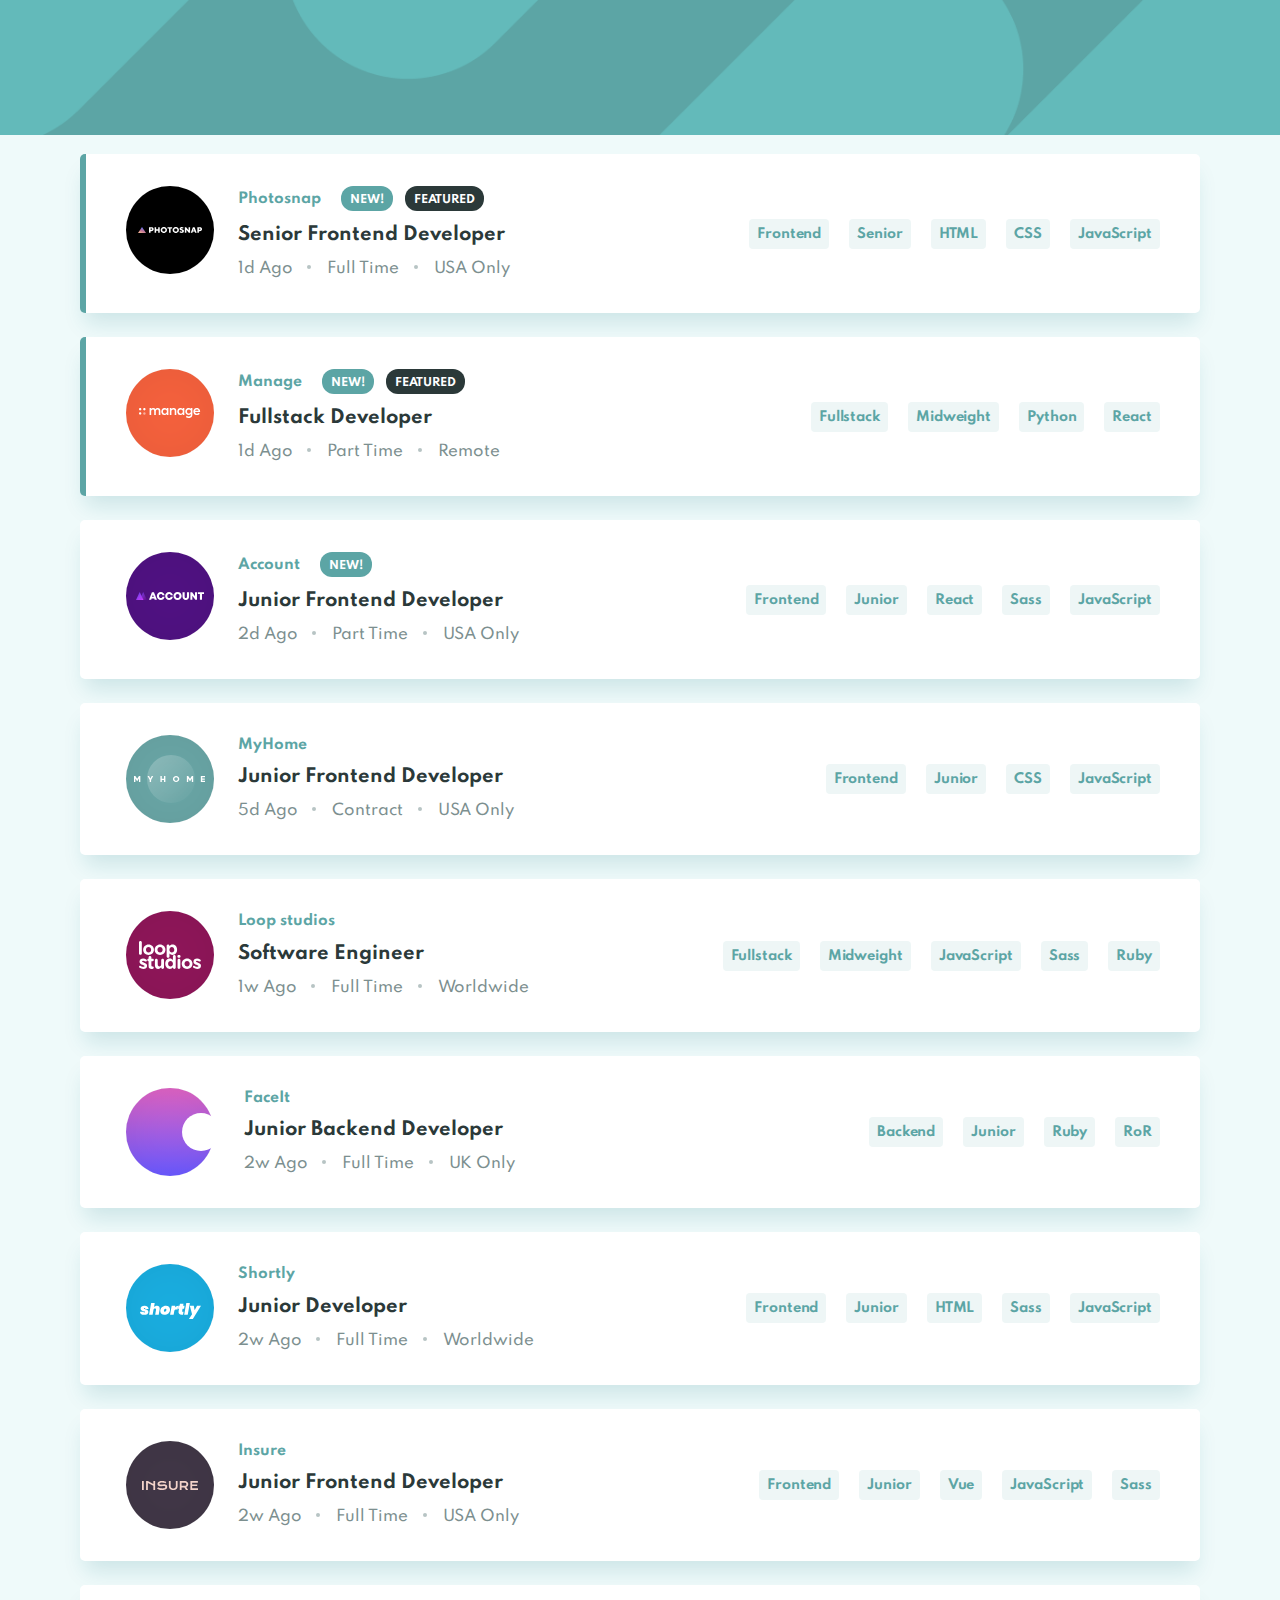
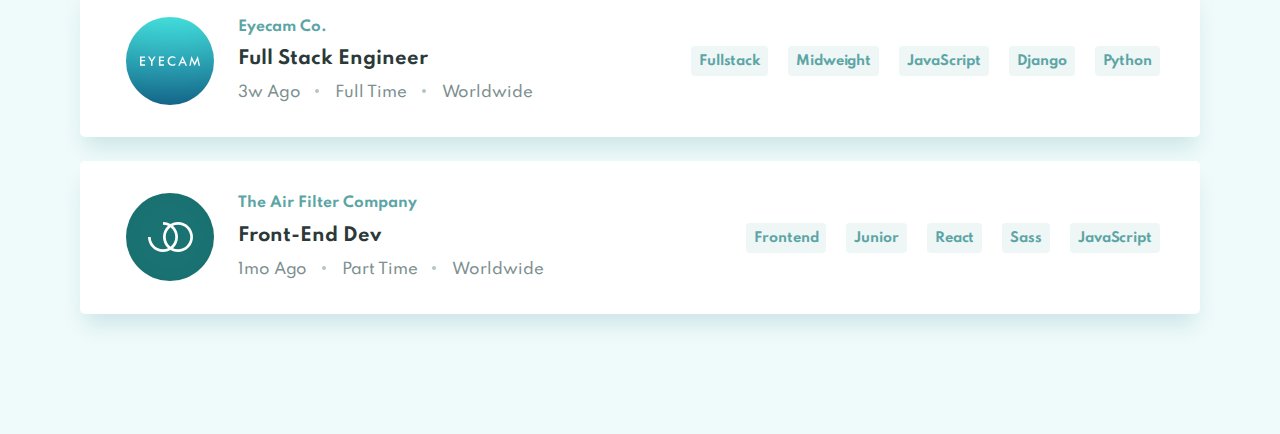
<file: index.html>
<!DOCTYPE html>
<html lang="en">
<head>
  <meta charset="UTF-8">
  <meta http-equiv="X-UA-Compatible" content="IE=edge">
  <meta name="viewport" content="width=device-width, initial-scale=1.0">
  <title>Job lists</title>
  <!-- <link rel="stylesheet" href="css/normalize.css">
  <link rel="stylesheet" href="css/style.css"> -->
  <link rel="stylesheet" href="css/style-mini.css">
</head>
<body>

  <main class="site-main">

    <div class="site-main-container container">
<!-- CARD-1 -->
      <section class="job-card new-job-cards">

        <div class="job-card-left">

          <img src="/img/icon/group-1.svg" alt="img" class="card-img">

          <div class="job-left-top">
            <p class="job-direction">Photosnap</p>
            <button class="new-text">New!</button>
            <button class="featured-text">Featured</button>
            <a href="#" class="job-card-title">Senior frontend developer</a>
            <h2 class="job-card-title visually-hidden">Senior frontend deceloper</h2>
            <div class="job-hours">
              <p class="job-hour firs-hour">1d ago</p>
              <p class="job-hour center-hour">Full time</p>
              <p class="job-hour last-hour">USA only</p>

            </div>
          </div>
          
        </div>

        <div class="job-card-right">

          <div class="job-directions">

            <a href="#" class="info-tech-direction">Frontend</a>
            <a href="#" class="info-tech-direction">Senior</a>
            <a href="#" class="info-tech-direction">HTML</a>
            <a href="#" class="info-tech-direction">CSS</a>
            <a href="#" class="info-tech-direction">JavaScript</a>

          </div>
        
        </div>

      </section>


<!-- CARD-2 -->
      <section class="job-card new-job-cards">

        <div class="job-card-left">

          <img src="/img/icon/group-2.svg" alt="img" class="card-img">

          <div class="job-left-top">
            <p class="job-direction">Manage</p>
            <button class="new-text">New!</button>
            <button class="featured-text">Featured</button>
            <a href="#" class="job-card-title">Fullstack developer</a>
            <h2 class="job-card-title visually-hidden">Senior frontend deceloper</h2>
            <div class="job-hours">
              <p class="job-hour firs-hour">1d ago</p>
              <p class="job-hour center-hour">Part time</p>
              <p class="job-hour last-hour">Remote</p>

            </div>
          </div>
          
        </div>

        <div class="job-card-right">

          <div class="job-directions">

            <a href="#" class="info-tech-direction">Fullstack</a>
            <a href="#" class="info-tech-direction">Midweight</a>
            <a href="#" class="info-tech-direction">Python</a>
            <a href="#" class="info-tech-direction">React</a>

          </div>
        
        </div>

      </section>

<!-- CARD-3 -->

      <section class="job-card">

        <div class="job-card-left">

          <img src="/img/icon/group-3.svg" alt="img" class="card-img">

          <div class="job-left-top">
            <p class="job-direction">Account</p>
            <button class="new-text">New!</button>
            <a href="#" class="job-card-title">Junior frontend developer</a>
            <h2 class="job-card-title visually-hidden">Senior frontend deceloper</h2>
            <div class="job-hours">
              <p class="job-hour firs-hour">2d ago</p>
              <p class="job-hour center-hour">Part time</p>
              <p class="job-hour last-hour">USA only</p>

            </div>
          </div>
          
        </div>

        <div class="job-card-right">

          <div class="job-directions">

            <a href="#" class="info-tech-direction">Frontend</a>
            <a href="#" class="info-tech-direction">Junior</a>
            <a href="#" class="info-tech-direction">React</a>
            <a href="#" class="info-tech-direction">Sass</a>
            <a href="#" class="info-tech-direction">JavaScript</a>

          </div>
        
        </div>

      </section>


<!-- CARD-4 -->
      <section class="job-card">

        <div class="job-card-left">

          <img src="/img/icon/group-4.svg" alt="img" class="card-img">

          <div class="job-left-top">
            <p class="job-direction">MyHome</p>
            <a href="#" class="job-card-title">Junior frontend developer</a>
            <h2 class="job-card-title visually-hidden">Senior frontend deceloper</h2>
            <div class="job-hours">
              <p class="job-hour firs-hour">5d ago</p>
              <p class="job-hour center-hour">Contract</p>
              <p class="job-hour last-hour">USA only</p>

            </div>
          </div>
          
        </div>

        <div class="job-card-right">

          <div class="job-directions">

            <a href="#" class="info-tech-direction">Frontend</a>
            <a href="#" class="info-tech-direction">Junior</a>
            <a href="#" class="info-tech-direction">CSS</a>
            <a href="#" class="info-tech-direction">JavaScript</a>

          </div>
        
        </div>

      </section>


<!-- CARD-5 -->
      <section class="job-card">

        <div class="job-card-left">

          <img src="/img/icon/group-5.svg" alt="img" class="card-img">

          <div class="job-left-top">
            <p class="job-direction">Loop studios</p>
            <a href="#" class="job-card-title">Software engineer</a>
            <h2 class="job-card-title visually-hidden">Senior frontend deceloper</h2>
            <div class="job-hours">
              <p class="job-hour firs-hour">1w ago</p>
              <p class="job-hour center-hour">Full time</p>
              <p class="job-hour last-hour">Worldwide</p>

            </div>
          </div>
          
        </div>

        <div class="job-card-right">

          <div class="job-directions">

            <a href="#" class="info-tech-direction">Fullstack</a>
            <a href="#" class="info-tech-direction">Midweight</a>
            <a href="#" class="info-tech-direction">JavaScript</a>
            <a href="#" class="info-tech-direction">Sass</a>
            <a href="#" class="info-tech-direction">Ruby</a>

          </div>
        
        </div>

      </section>


<!-- CARD-6 -->
      <section class="job-card">

        <div class="job-card-left">

          <img src="/img/icon/group-6.svg" alt="img" class="card-img">

          <div class="job-left-top">
            <p class="job-direction">FaceIt</p>
            <a href="#" class="job-card-title">Junior backend developer</a>
            <h2 class="job-card-title visually-hidden">Senior frontend deceloper</h2>
            <div class="job-hours">
              <p class="job-hour firs-hour">2w ago</p>
              <p class="job-hour center-hour">Full time</p>
              <p class="job-hour last-hour">UK only</p>

            </div>
          </div>
          
        </div>

        <div class="job-card-right">

          <div class="job-directions">

            <a href="#" class="info-tech-direction">Backend</a>
            <a href="#" class="info-tech-direction">Junior</a>
            <a href="#" class="info-tech-direction">Ruby</a>
            <a href="#" class="info-tech-direction">RoR</a>

          </div>
        
        </div>

      </section>


<!-- CARD-7 -->
      <section class="job-card">

        <div class="job-card-left">

          <img src="/img/icon/group-7.svg" alt="img" class="card-img">

          <div class="job-left-top">
            <p class="job-direction">Shortly</p>
            <a href="#" class="job-card-title">Junior developer</a>
            <h2 class="job-card-title visually-hidden">Senior frontend deceloper</h2>
            <div class="job-hours">
              <p class="job-hour firs-hour">2w ago</p>
              <p class="job-hour center-hour">Full time</p>
              <p class="job-hour last-hour">Worldwide</p>

            </div>
          </div>
          
        </div>

        <div class="job-card-right">

          <div class="job-directions">

            <a href="#" class="info-tech-direction">Frontend</a>
            <a href="#" class="info-tech-direction">Junior</a>
            <a href="#" class="info-tech-direction">HTML</a>
            <a href="#" class="info-tech-direction">Sass</a>
            <a href="#" class="info-tech-direction">JavaScript</a>

          </div>
        
        </div>

      </section>


<!-- CARD-8 -->
      <section class="job-card">

        <div class="job-card-left">

          <img src="/img/icon/group-8.svg" alt="img" class="card-img">

          <div class="job-left-top">
            <p class="job-direction">Insure</p>
            <a href="#" class="job-card-title">Junior frontend developer</a>
            <h2 class="job-card-title visually-hidden">Senior frontend deceloper</h2>
            <div class="job-hours">
              <p class="job-hour firs-hour">2w ago</p>
              <p class="job-hour center-hour">Full time</p>
              <p class="job-hour last-hour">USA only</p>

            </div>
          </div>
          
        </div>

        <div class="job-card-right">

          <div class="job-directions">

            <a href="#" class="info-tech-direction">Frontend</a>
            <a href="#" class="info-tech-direction">Junior</a>
            <a href="#" class="info-tech-direction">Vue</a>
            <a href="#" class="info-tech-direction">JavaScript</a>
            <a href="#" class="info-tech-direction">Sass</a>

          </div>
        
        </div>

      </section>


<!-- CARD-9 -->
      <section class="job-card">

        <div class="job-card-left">

          <img src="/img/icon/group-9.svg" alt="img" class="card-img">

          <div class="job-left-top">
            <p class="job-direction">Eyecam Co.</p>
            <a href="#" class="job-card-title">Full stack engineer</a>
            <h2 class="job-card-title visually-hidden">Senior frontend deceloper</h2>
            <div class="job-hours">
              <p class="job-hour firs-hour">3w ago</p>
              <p class="job-hour center-hour">Full time</p>
              <p class="job-hour last-hour">Worldwide</p>

            </div>
          </div>
          
        </div>

        <div class="job-card-right">

          <div class="job-directions">

            <a href="#" class="info-tech-direction">Fullstack</a>
            <a href="#" class="info-tech-direction">Midweight</a>
            <a href="#" class="info-tech-direction">JavaScript</a>
            <a href="#" class="info-tech-direction">Django</a>
            <a href="#" class="info-tech-direction">Python</a>

          </div>
        
        </div>

      </section>


<!-- CARD-10 -->
      <section class="job-card">

        <div class="job-card-left">

          <img src="/img/icon/group-10.svg" alt="img" class="card-img">

          <div class="job-left-top">
            <p class="job-direction">The Air Filter Company</p>
            <a href="#" class="job-card-title">Front-end dev</a>
            <h2 class="job-card-title visually-hidden">Senior frontend deceloper</h2>
            <div class="job-hours">
              <p class="job-hour firs-hour">1mo ago</p>
              <p class="job-hour center-hour">Part time</p>
              <p class="job-hour last-hour">Worldwide</p>

            </div>
          </div>
          
        </div>

        <div class="job-card-right">

          <div class="job-directions">

            <a href="#" class="info-tech-direction">Frontend</a>
            <a href="#" class="info-tech-direction">Junior</a>
            <a href="#" class="info-tech-direction">React</a>
            <a href="#" class="info-tech-direction">Sass</a>
            <a href="#" class="info-tech-direction">JavaScript</a>

          </div>
        
        </div>

      </section>


    </div>

  </main>
  

  
</body>
</html>
</file>
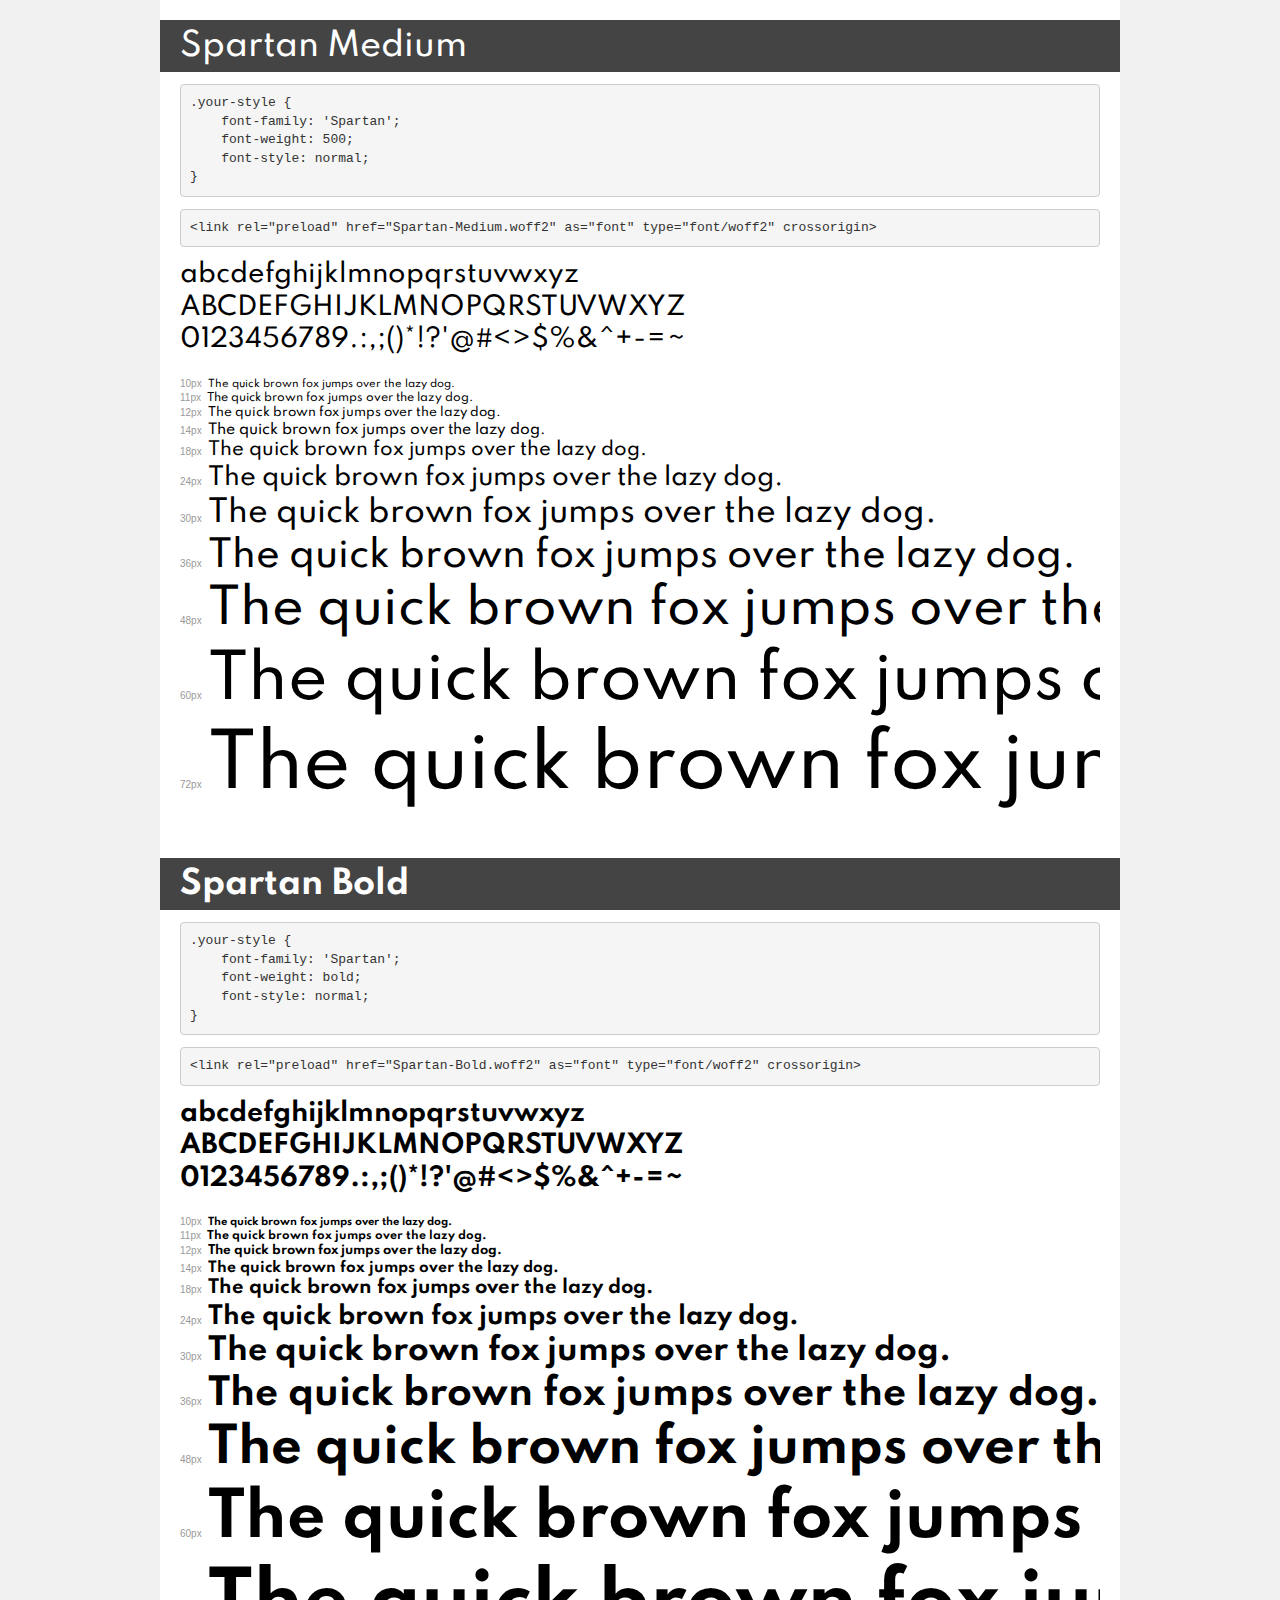
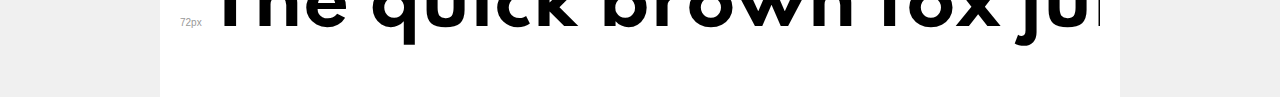
<file: font/demo.html>
<!DOCTYPE html>
<html lang="en">
<head>
    <meta charset="utf-8">
    <meta http-equiv="X-UA-Compatible" content="IE=edge">
    <meta name="viewport" content="width=device-width, initial-scale=1">
    <meta name="robots" content="noindex, noarchive">
    <meta name="format-detection" content="telephone=no">
    <title>Transfonter demo</title>
    <link href="stylesheet.css" rel="stylesheet">
    <style>
        /*
        http://meyerweb.com/eric/tools/css/reset/
        v2.0 | 20110126
        License: none (public domain)
        */
        html, body, div, span, applet, object, iframe,
        h1, h2, h3, h4, h5, h6, p, blockquote, pre,
        a, abbr, acronym, address, big, cite, code,
        del, dfn, em, img, ins, kbd, q, s, samp,
        small, strike, strong, sub, sup, tt, var,
        b, u, i, center,
        dl, dt, dd, ol, ul, li,
        fieldset, form, label, legend,
        table, caption, tbody, tfoot, thead, tr, th, td,
        article, aside, canvas, details, embed,
        figure, figcaption, footer, header, hgroup,
        menu, nav, output, ruby, section, summary,
        time, mark, audio, video {
            margin: 0;
            padding: 0;
            border: 0;
            font-size: 100%;
            font: inherit;
            vertical-align: baseline;
        }
        /* HTML5 display-role reset for older browsers */
        article, aside, details, figcaption, figure,
        footer, header, hgroup, menu, nav, section {
            display: block;
        }
        body {
            line-height: 1;
        }
        ol, ul {
            list-style: none;
        }
        blockquote, q {
            quotes: none;
        }
        blockquote:before, blockquote:after,
        q:before, q:after {
            content: '';
            content: none;
        }
        table {
            border-collapse: collapse;
            border-spacing: 0;
        }
        /* demo styles */
        body {
            background: #f0f0f0;
            color: #000;
        }
        .page {
            background: #fff;
            width: 920px;
            margin: 0 auto;
            padding: 20px 20px 0 20px;
            overflow: hidden;
        }
        .font-container {
            overflow-x: auto;
            overflow-y: hidden;
            margin-bottom: 40px;
            line-height: 1.3;
            white-space: nowrap;
            padding-bottom: 5px;
        }
        h1 {
            position: relative;
            background: #444;
            font-size: 32px;
            color: #fff;
            padding: 10px 20px;
            margin: 0 -20px 12px -20px;
        }
        .letters {
            font-size: 25px;
            margin-bottom: 20px;
        }
        .s10:before {
            content: '10px';
        }
        .s11:before {
            content: '11px';
        }
        .s12:before {
            content: '12px';
        }
        .s14:before {
            content: '14px';
        }
        .s18:before {
            content: '18px';
        }
        .s24:before {
            content: '24px';
        }
        .s30:before {
            content: '30px';
        }
        .s36:before {
            content: '36px';
        }
        .s48:before {
            content: '48px';
        }
        .s60:before {
            content: '60px';
        }
        .s72:before {
            content: '72px';
        }
        .s10:before, .s11:before, .s12:before, .s14:before,
        .s18:before, .s24:before, .s30:before, .s36:before,
        .s48:before, .s60:before, .s72:before {
            font-family: Arial, sans-serif;
            font-size: 10px;
            font-weight: normal;
            font-style: normal;
            color: #999;
            padding-right: 6px;
        }
        pre {
            display: block;
            padding: 9px;
            margin: 0 0 12px;
            font-family: Monaco, Menlo, Consolas, "Courier New", monospace;
            font-size: 13px;
            line-height: 1.428571429;
            color: #333;
            font-weight: normal;
            font-style: normal;
            background-color: #f5f5f5;
            border: 1px solid #ccc;
            overflow-x: auto;
            border-radius: 4px;
        }
        /* responsive */
        @media (max-width: 959px) {
            .page {
                width: auto;
                margin: 0;
            }
        }
    </style>
</head>
<body>
<div class="page">
    <div class="demo">
        <h1 style="font-family: 'Spartan'; font-weight: 500; font-style: normal;">Spartan Medium</h1>
        <pre title="Usage">.your-style {
    font-family: 'Spartan';
    font-weight: 500;
    font-style: normal;
}</pre>
        <pre title="Preload (optional)">
&lt;link rel=&quot;preload&quot; href=&quot;Spartan-Medium.woff2&quot; as=&quot;font&quot; type=&quot;font/woff2&quot; crossorigin&gt;</pre>
        <div class="font-container" style="font-family: 'Spartan'; font-weight: 500; font-style: normal;">
            <p class="letters">
                abcdefghijklmnopqrstuvwxyz<br>
ABCDEFGHIJKLMNOPQRSTUVWXYZ<br>
                0123456789.:,;()*!?'@#&lt;&gt;$%&^+-=~
            </p>
            <p class="s10" style="font-size: 10px;">The quick brown fox jumps over the lazy dog.</p>
            <p class="s11" style="font-size: 11px;">The quick brown fox jumps over the lazy dog.</p>
            <p class="s12" style="font-size: 12px;">The quick brown fox jumps over the lazy dog.</p>
            <p class="s14" style="font-size: 14px;">The quick brown fox jumps over the lazy dog.</p>
            <p class="s18" style="font-size: 18px;">The quick brown fox jumps over the lazy dog.</p>
            <p class="s24" style="font-size: 24px;">The quick brown fox jumps over the lazy dog.</p>
            <p class="s30" style="font-size: 30px;">The quick brown fox jumps over the lazy dog.</p>
            <p class="s36" style="font-size: 36px;">The quick brown fox jumps over the lazy dog.</p>
            <p class="s48" style="font-size: 48px;">The quick brown fox jumps over the lazy dog.</p>
            <p class="s60" style="font-size: 60px;">The quick brown fox jumps over the lazy dog.</p>
            <p class="s72" style="font-size: 72px;">The quick brown fox jumps over the lazy dog.</p>
        </div>
    </div>

    <div class="demo">
        <h1 style="font-family: 'Spartan'; font-weight: bold; font-style: normal;">Spartan Bold</h1>
        <pre title="Usage">.your-style {
    font-family: 'Spartan';
    font-weight: bold;
    font-style: normal;
}</pre>
        <pre title="Preload (optional)">
&lt;link rel=&quot;preload&quot; href=&quot;Spartan-Bold.woff2&quot; as=&quot;font&quot; type=&quot;font/woff2&quot; crossorigin&gt;</pre>
        <div class="font-container" style="font-family: 'Spartan'; font-weight: bold; font-style: normal;">
            <p class="letters">
                abcdefghijklmnopqrstuvwxyz<br>
ABCDEFGHIJKLMNOPQRSTUVWXYZ<br>
                0123456789.:,;()*!?'@#&lt;&gt;$%&^+-=~
            </p>
            <p class="s10" style="font-size: 10px;">The quick brown fox jumps over the lazy dog.</p>
            <p class="s11" style="font-size: 11px;">The quick brown fox jumps over the lazy dog.</p>
            <p class="s12" style="font-size: 12px;">The quick brown fox jumps over the lazy dog.</p>
            <p class="s14" style="font-size: 14px;">The quick brown fox jumps over the lazy dog.</p>
            <p class="s18" style="font-size: 18px;">The quick brown fox jumps over the lazy dog.</p>
            <p class="s24" style="font-size: 24px;">The quick brown fox jumps over the lazy dog.</p>
            <p class="s30" style="font-size: 30px;">The quick brown fox jumps over the lazy dog.</p>
            <p class="s36" style="font-size: 36px;">The quick brown fox jumps over the lazy dog.</p>
            <p class="s48" style="font-size: 48px;">The quick brown fox jumps over the lazy dog.</p>
            <p class="s60" style="font-size: 60px;">The quick brown fox jumps over the lazy dog.</p>
            <p class="s72" style="font-size: 72px;">The quick brown fox jumps over the lazy dog.</p>
        </div>
    </div>

</div>
</body>
</html>
</file>
<file: css/style.css>
@font-face {
  font-family: 'Spartan';
  src: url('../font/Spartan-Medium.woff2') format('woff2'),
      url('../font/Spartan-Medium.woff') format('woff');
  font-weight: 500;
  font-style: normal;
  font-display: swap;
}

@font-face {
  font-family: 'Spartan';
  src: url('../font/Spartan-Bold.woff2') format('woff2'),
      url('../font/Spartan-Bold.woff') format('woff');
  font-weight: bold;
  font-style: normal;
  font-display: swap;
}

 /* GENERAL */
 html {
  box-sizing: border-box;
  height: 100%;
}

*,
*::before,
*::after {
  box-sizing: inherit;
}

body {
  display: flex;
  flex-direction: column;
  height: 100%;
  padding: 0;
  margin: 0;
  font-family: "Spartan", "Arial", sans-serif;
  background-color: #EFFAFA;
  color: #222;
}

img {
  max-width: 100%;
  height: auto;
}

.visually-hidden {
  position: absolute;
  width: 1px;
  height: 1px;
  margin: -1px;
  border: 0;
  padding: 0;
  clip: rect(0 0 0 0);
  overflow: hidden;
}


/* CONTAINER */
.container {
  max-width: 1160px;
  padding-left: 20px;
  padding-right: 20px;
  margin-left: auto;
  margin-right: auto;
}

.site-main {
  height: 15%;
  background-image: url(/img/header-bg.png);
  background-repeat: no-repeat;
  background-size: cover;
  background-position: center top;
}

.site-main-container {
  display: flex;
  flex-direction: column;
  justify-content: space-around;
  padding-top: 130px;
  padding-bottom: 120px;
}

.job-card {
  display: flex;
  justify-content: space-between;
  align-items: center;
  margin-top: 24px;
  padding: 32px 40px;
  border-left: 6px solid transparent;
  box-shadow: 0px 15px 20px -5px rgba(13, 113, 130, 0.15);
  border-radius: 5px;
  background-color: #fff;
  transition: box-shadow 0.5s ease;
}

.job-card:hover {
  box-shadow: none;
}

.new-job-cards {
  border-left: 6px solid #5CA5A5;
}

.job-card-left {
  display: flex;
  justify-content: flex-start;
  align-items: start;
}

.job-left-top {
  margin-left: 24px;
}

.job-direction {
  display: inline-block;
  margin: 0;
  padding: 0;
  font-style: normal;
  font-weight: bold;
  font-size: 14px;
  line-height: 16px;
  color: #5CA5A5;
}

.new-text {
  display: inline-block;
  margin: 0;
  margin-left: 16px;
  padding: 0;
  padding: 6px 8px 3px;
  font-style: normal;
  font-size: 11px;
  line-height: 14px;
  font-weight: bold;
  text-align: center;
  letter-spacing: -0.0846154px;
  text-transform: uppercase;
  border-radius: 12px;
  border: 1px solid transparent;
  color: #FFFFFF;
  background-color: #5CA5A5;
  transition: opacity 0.3s ease;
}

.new-text:hover {
  opacity: 0.8;
}

.featured-text {
  display: inline-block;
  margin: 0;
  margin-left: 8px;
  padding: 6px 8px 3px;
  font-style: normal;
  font-weight: bold;
  font-size: 11px;
  line-height: 14px;
  letter-spacing: -0.08px;
  text-transform: uppercase;
  background-color: #2B3939;
  border: 1px solid transparent;
  border-radius: 12px;
  color: #FFFFFF;
  transition: opacity 0.3s ease;
}

.featured-text:hover {
  opacity: 0.8;
}

.job-card-title {
  display: block;
  margin: 0;
  margin-top: 12px;
  padding: 0;
  text-decoration: none;
  font-style: normal;
  font-weight: bold;
  font-size: 18px;
  line-height: 24px;
  text-transform: capitalize;
  color: #2B3939;
  transition: opacity 0.3s ease,
  color 0.3s ease;
}

.job-card-title:hover {
  color: #5CA5A5;
}

.job-hours {
  display: inline-flex;
  justify-content: space-between;
  align-items: center;
}

.job-hour {
  display: flex;
  align-items: center;
  margin: 0;
  margin-top: 10px;
  margin-left: 15px;
  padding: 0;
  font-style: normal;
  font-weight: 500;
  font-size: 15px;
  line-height: 24px;
  letter-spacing: -0.1px;
  color: #7C8F8F;
  text-transform: capitalize;
}

.firs-hour {
  margin-left: 0;
}

.center-hour::before {
  margin-bottom: 4px;
  margin-right: 16px;
  content: "";
  width: 4px;
  height: 4px;
  background-color: #B7C4C4;
  border-radius: 50%;
}

.last-hour::before {
  margin-bottom: 4px;
  margin-right: 16px;
  content: "";
  width: 4px;
  height: 4px;
  background-color: #B7C4C4;
  border-radius: 50%;
}

.info-tech-direction {
  margin: 0;
  margin-left: 16px;
  padding: 8px 8px;
  text-decoration: none;
  font-style: normal;
  font-weight: bold;
  font-size: 13px;
  line-height: 24px;
  letter-spacing: -0.1px;
  color: #5CA5A5;
  background-color: rgba(92, 165, 165, 0.10);
  border-radius: 4px;
  transition: color 0.4s ease,
  background-color 0.4s ease;
}


.info-tech-direction:hover {
  color: #fff;
  background-color: #5CA5A5;
}
</file>
<file: font/stylesheet.css>
@font-face {
    font-family: 'Spartan';
    src: url('Spartan-Medium.woff2') format('woff2'),
        url('Spartan-Medium.woff') format('woff');
    font-weight: 500;
    font-style: normal;
    font-display: swap;
}

@font-face {
    font-family: 'Spartan';
    src: url('Spartan-Bold.woff2') format('woff2'),
        url('Spartan-Bold.woff') format('woff');
    font-weight: bold;
    font-style: normal;
    font-display: swap;
}
</file>
<file: css/style-mini.css>
/*! normalize.css v8.0.1 | MIT License | github.com/necolas/normalize.css */html{line-height:1.15;-webkit-text-size-adjust:100%}body{margin:0}main{display:block}h1{font-size:2em;margin:.67em 0}hr{-webkit-box-sizing:content-box;box-sizing:content-box;height:0;overflow:visible}pre{font-family:monospace,monospace;font-size:1em}a{background-color:transparent}abbr[title]{border-bottom:none;text-decoration:underline;-webkit-text-decoration:underline dotted;text-decoration:underline dotted}b,strong{font-weight:bolder}code,kbd,samp{font-family:monospace,monospace;font-size:1em}small{font-size:80%}sub,sup{font-size:75%;line-height:0;position:relative;vertical-align:baseline}sub{bottom:-.25em}sup{top:-.5em}img{border-style:none}button,input,optgroup,select,textarea{font-family:inherit;font-size:100%;line-height:1.15;margin:0}button,input{overflow:visible}button,select{text-transform:none}[type=button],[type=reset],[type=submit],button{-webkit-appearance:button}[type=button]::-moz-focus-inner,[type=reset]::-moz-focus-inner,[type=submit]::-moz-focus-inner,button::-moz-focus-inner{border-style:none;padding:0}[type=button]:-moz-focusring,[type=reset]:-moz-focusring,[type=submit]:-moz-focusring,button:-moz-focusring{outline:1px dotted ButtonText}fieldset{padding:.35em .75em .625em}legend{-webkit-box-sizing:border-box;box-sizing:border-box;color:inherit;display:table;max-width:100%;padding:0;white-space:normal}progress{vertical-align:baseline}textarea{overflow:auto}[type=checkbox],[type=radio]{-webkit-box-sizing:border-box;box-sizing:border-box;padding:0}[type=number]::-webkit-inner-spin-button,[type=number]::-webkit-outer-spin-button{height:auto}[type=search]{-webkit-appearance:textfield;outline-offset:-2px}[type=search]::-webkit-search-decoration{-webkit-appearance:none}::-webkit-file-upload-button{-webkit-appearance:button;font:inherit}details{display:block}summary{display:list-item}template{display:none}[hidden]{display:none}@font-face{font-family:Spartan;src:url(../font/Spartan-Medium.woff2) format('woff2'),url(../font/Spartan-Medium.woff) format('woff');font-weight:500;font-style:normal;font-display:swap}@font-face{font-family:Spartan;src:url(../font/Spartan-Bold.woff2) format('woff2'),url(../font/Spartan-Bold.woff) format('woff');font-weight:700;font-style:normal;font-display:swap}html{-webkit-box-sizing:border-box;box-sizing:border-box;height:100%}*,::after,::before{-webkit-box-sizing:inherit;box-sizing:inherit}body{display:-webkit-box;display:-ms-flexbox;display:flex;-webkit-box-orient:vertical;-webkit-box-direction:normal;-ms-flex-direction:column;flex-direction:column;height:100%;padding:0;margin:0;font-family:Spartan,Arial,sans-serif;background-color:#effafa;color:#222}img{max-width:100%;height:auto}.visually-hidden{position:absolute;width:1px;height:1px;margin:-1px;border:0;padding:0;clip:rect(0 0 0 0);overflow:hidden}.container{max-width:1160px;padding-left:20px;padding-right:20px;margin-left:auto;margin-right:auto}.site-main{height:15%;background-image:url(/img/header-bg.png);background-repeat:no-repeat;background-size:cover;background-position:center top}.site-main-container{display:-webkit-box;display:-ms-flexbox;display:flex;-webkit-box-orient:vertical;-webkit-box-direction:normal;-ms-flex-direction:column;flex-direction:column;-ms-flex-pack:distribute;justify-content:space-around;padding-top:130px;padding-bottom:120px}.job-card{display:-webkit-box;display:-ms-flexbox;display:flex;-webkit-box-pack:justify;-ms-flex-pack:justify;justify-content:space-between;-webkit-box-align:center;-ms-flex-align:center;align-items:center;margin-top:24px;padding:32px 40px;border-left:6px solid transparent;-webkit-box-shadow:0 15px 20px -5px rgba(13,113,130,.15);box-shadow:0 15px 20px -5px rgba(13,113,130,.15);border-radius:5px;background-color:#fff;-webkit-transition:-webkit-box-shadow .5s ease;transition:-webkit-box-shadow .5s ease;-o-transition:box-shadow .5s ease;transition:box-shadow .5s ease;transition:box-shadow .5s ease,-webkit-box-shadow .5s ease}.job-card:hover{-webkit-box-shadow:none;box-shadow:none}.new-job-cards{border-left:6px solid #5ca5a5}.job-card-left{display:-webkit-box;display:-ms-flexbox;display:flex;-webkit-box-pack:start;-ms-flex-pack:start;justify-content:flex-start;-webkit-box-align:start;-ms-flex-align:start;align-items:start}.job-left-top{margin-left:24px}.job-direction{display:inline-block;margin:0;padding:0;font-style:normal;font-weight:700;font-size:14px;line-height:16px;color:#5ca5a5}.new-text{display:inline-block;margin:0;margin-left:16px;padding:0;padding:6px 8px 3px;font-style:normal;font-size:11px;line-height:14px;font-weight:700;text-align:center;letter-spacing:-.0846154px;text-transform:uppercase;border-radius:12px;border:1px solid transparent;color:#fff;background-color:#5ca5a5;-webkit-transition:opacity .3s ease;-o-transition:opacity .3s ease;transition:opacity .3s ease}.new-text:hover{opacity:.8}.featured-text{display:inline-block;margin:0;margin-left:8px;padding:6px 8px 3px;font-style:normal;font-weight:700;font-size:11px;line-height:14px;letter-spacing:-.08px;text-transform:uppercase;background-color:#2b3939;border:1px solid transparent;border-radius:12px;color:#fff;-webkit-transition:opacity .3s ease;-o-transition:opacity .3s ease;transition:opacity .3s ease}.featured-text:hover{opacity:.8}.job-card-title{display:block;margin:0;margin-top:12px;padding:0;text-decoration:none;font-style:normal;font-weight:700;font-size:18px;line-height:24px;text-transform:capitalize;color:#2b3939;-webkit-transition:opacity .3s ease,color .3s ease;-o-transition:opacity .3s ease,color .3s ease;transition:opacity .3s ease,color .3s ease}.job-card-title:hover{color:#5ca5a5}.job-hours{display:-webkit-inline-box;display:-ms-inline-flexbox;display:inline-flex;-webkit-box-pack:justify;-ms-flex-pack:justify;justify-content:space-between;-webkit-box-align:center;-ms-flex-align:center;align-items:center}.job-hour{display:-webkit-box;display:-ms-flexbox;display:flex;-webkit-box-align:center;-ms-flex-align:center;align-items:center;margin:0;margin-top:10px;margin-left:15px;padding:0;font-style:normal;font-weight:500;font-size:15px;line-height:24px;letter-spacing:-.1px;color:#7c8f8f;text-transform:capitalize}.firs-hour{margin-left:0}.center-hour::before{margin-bottom:4px;margin-right:16px;content:"";width:4px;height:4px;background-color:#b7c4c4;border-radius:50%}.last-hour::before{margin-bottom:4px;margin-right:16px;content:"";width:4px;height:4px;background-color:#b7c4c4;border-radius:50%}.info-tech-direction{margin:0;margin-left:16px;padding:8px 8px;text-decoration:none;font-style:normal;font-weight:700;font-size:13px;line-height:24px;letter-spacing:-.1px;color:#5ca5a5;background-color:rgba(92,165,165,.1);border-radius:4px;-webkit-transition:color .4s ease,background-color .4s ease;-o-transition:color .4s ease,background-color .4s ease;transition:color .4s ease,background-color .4s ease}.info-tech-direction:hover{color:#fff;background-color:#5ca5a5}
</file>
